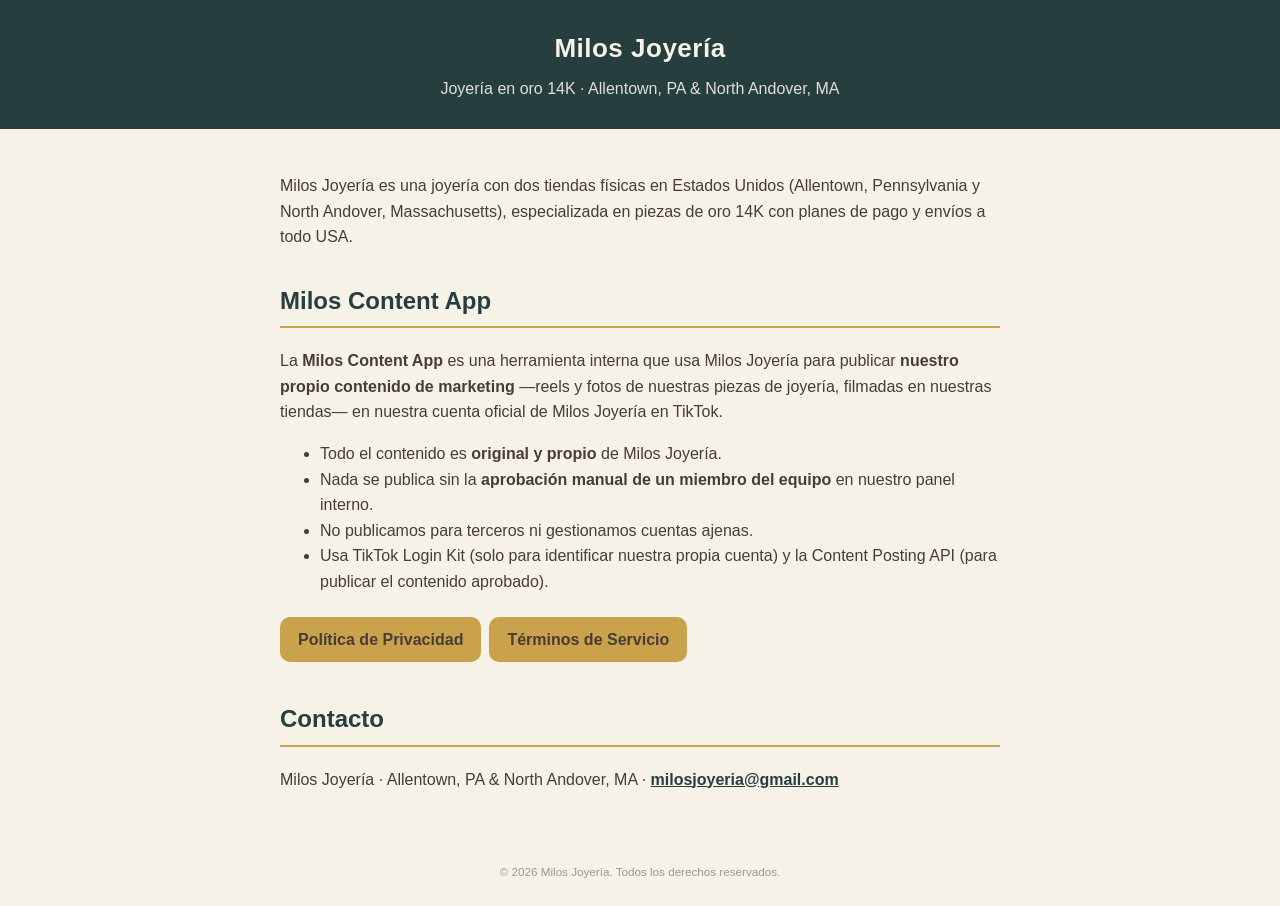
<file: index.html>
<!doctype html><html lang="es"><head><meta charset="utf-8">
<meta name="viewport" content="width=device-width,initial-scale=1">
<title>Milos Joyería — Content Publishing App</title><link rel="stylesheet" href="style.css"></head>
<body>
<header><h1>Milos Joyería</h1><p>Joyería en oro 14K · Allentown, PA &amp; North Andover, MA</p></header>
<div class="wrap">
<p>Milos Joyería es una joyería con dos tiendas físicas en Estados Unidos (Allentown, Pennsylvania y North Andover, Massachusetts), especializada en piezas de oro 14K con planes de pago y envíos a todo USA.</p>

<h2>Milos Content App</h2>
<p>La <strong>Milos Content App</strong> es una herramienta interna que usa Milos Joyería para publicar <strong>nuestro propio contenido de marketing</strong> —reels y fotos de nuestras piezas de joyería, filmadas en nuestras tiendas— en nuestra cuenta oficial de Milos Joyería en TikTok.</p>
<ul>
<li>Todo el contenido es <strong>original y propio</strong> de Milos Joyería.</li>
<li>Nada se publica sin la <strong>aprobación manual de un miembro del equipo</strong> en nuestro panel interno.</li>
<li>No publicamos para terceros ni gestionamos cuentas ajenas.</li>
<li>Usa TikTok Login Kit (solo para identificar nuestra propia cuenta) y la Content Posting API (para publicar el contenido aprobado).</li>
</ul>

<p><a class="btn" href="privacy.html">Política de Privacidad</a><a class="btn" href="terms.html">Términos de Servicio</a></p>

<h2>Contacto</h2>
<p>Milos Joyería · Allentown, PA &amp; North Andover, MA · <a href="mailto:milosjoyeria@gmail.com">milosjoyeria@gmail.com</a></p>
</div>
<footer><small>© 2026 Milos Joyería. Todos los derechos reservados.</small></footer>
</body></html>
</file>
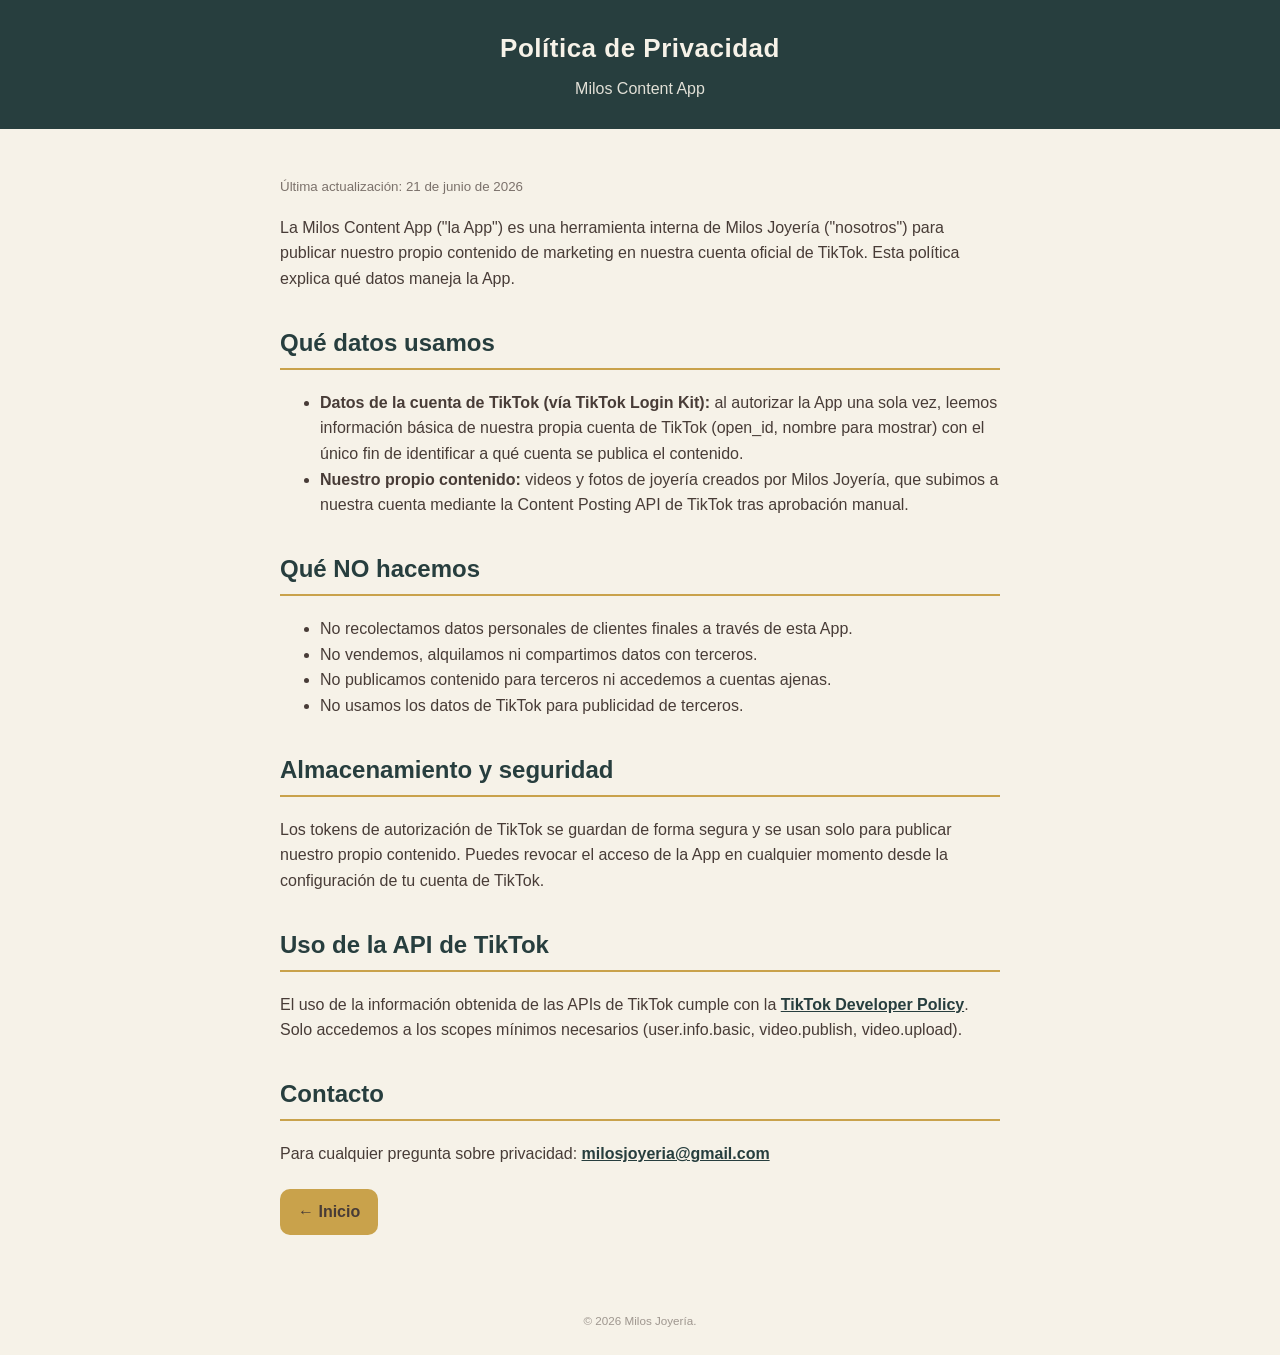
<file: privacy.html>
<!doctype html><html lang="es"><head><meta charset="utf-8">
<meta name="viewport" content="width=device-width,initial-scale=1">
<title>Política de Privacidad — Milos Joyería Content App</title><link rel="stylesheet" href="style.css"></head>
<body>
<header><h1>Política de Privacidad</h1><p>Milos Content App</p></header>
<div class="wrap">
<p><small>Última actualización: 21 de junio de 2026</small></p>
<p>La Milos Content App ("la App") es una herramienta interna de Milos Joyería ("nosotros") para publicar nuestro propio contenido de marketing en nuestra cuenta oficial de TikTok. Esta política explica qué datos maneja la App.</p>

<h2>Qué datos usamos</h2>
<ul>
<li><strong>Datos de la cuenta de TikTok (vía TikTok Login Kit):</strong> al autorizar la App una sola vez, leemos información básica de nuestra propia cuenta de TikTok (open_id, nombre para mostrar) con el único fin de identificar a qué cuenta se publica el contenido.</li>
<li><strong>Nuestro propio contenido:</strong> videos y fotos de joyería creados por Milos Joyería, que subimos a nuestra cuenta mediante la Content Posting API de TikTok tras aprobación manual.</li>
</ul>

<h2>Qué NO hacemos</h2>
<ul>
<li>No recolectamos datos personales de clientes finales a través de esta App.</li>
<li>No vendemos, alquilamos ni compartimos datos con terceros.</li>
<li>No publicamos contenido para terceros ni accedemos a cuentas ajenas.</li>
<li>No usamos los datos de TikTok para publicidad de terceros.</li>
</ul>

<h2>Almacenamiento y seguridad</h2>
<p>Los tokens de autorización de TikTok se guardan de forma segura y se usan solo para publicar nuestro propio contenido. Puedes revocar el acceso de la App en cualquier momento desde la configuración de tu cuenta de TikTok.</p>

<h2>Uso de la API de TikTok</h2>
<p>El uso de la información obtenida de las APIs de TikTok cumple con la <a href="https://developers.tiktok.com/policy/enterprise-partners-and-developers">TikTok Developer Policy</a>. Solo accedemos a los scopes mínimos necesarios (user.info.basic, video.publish, video.upload).</p>

<h2>Contacto</h2>
<p>Para cualquier pregunta sobre privacidad: <a href="mailto:milosjoyeria@gmail.com">milosjoyeria@gmail.com</a></p>
<p><a class="btn" href="index.html">← Inicio</a></p>
</div>
<footer><small>© 2026 Milos Joyería.</small></footer>
</body></html>
</file>
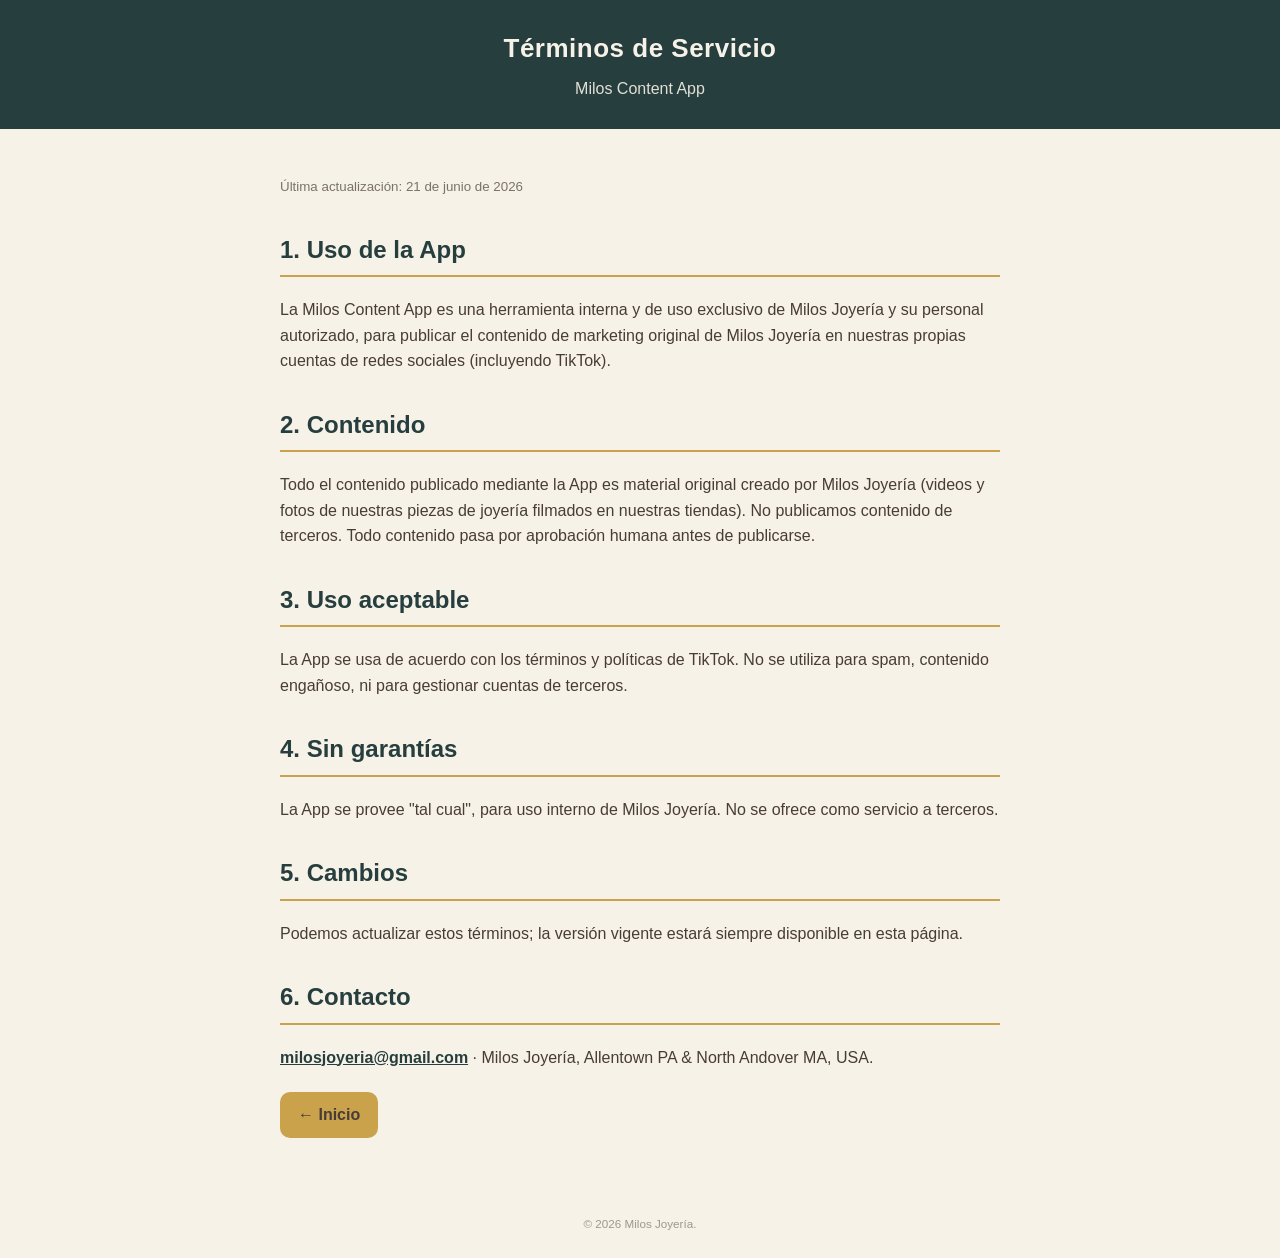
<file: terms.html>
<!doctype html><html lang="es"><head><meta charset="utf-8">
<meta name="viewport" content="width=device-width,initial-scale=1">
<title>Términos de Servicio — Milos Joyería Content App</title><link rel="stylesheet" href="style.css"></head>
<body>
<header><h1>Términos de Servicio</h1><p>Milos Content App</p></header>
<div class="wrap">
<p><small>Última actualización: 21 de junio de 2026</small></p>

<h2>1. Uso de la App</h2>
<p>La Milos Content App es una herramienta interna y de uso exclusivo de Milos Joyería y su personal autorizado, para publicar el contenido de marketing original de Milos Joyería en nuestras propias cuentas de redes sociales (incluyendo TikTok).</p>

<h2>2. Contenido</h2>
<p>Todo el contenido publicado mediante la App es material original creado por Milos Joyería (videos y fotos de nuestras piezas de joyería filmados en nuestras tiendas). No publicamos contenido de terceros. Todo contenido pasa por aprobación humana antes de publicarse.</p>

<h2>3. Uso aceptable</h2>
<p>La App se usa de acuerdo con los términos y políticas de TikTok. No se utiliza para spam, contenido engañoso, ni para gestionar cuentas de terceros.</p>

<h2>4. Sin garantías</h2>
<p>La App se provee "tal cual", para uso interno de Milos Joyería. No se ofrece como servicio a terceros.</p>

<h2>5. Cambios</h2>
<p>Podemos actualizar estos términos; la versión vigente estará siempre disponible en esta página.</p>

<h2>6. Contacto</h2>
<p><a href="mailto:milosjoyeria@gmail.com">milosjoyeria@gmail.com</a> · Milos Joyería, Allentown PA &amp; North Andover MA, USA.</p>
<p><a class="btn" href="index.html">← Inicio</a></p>
</div>
<footer><small>© 2026 Milos Joyería.</small></footer>
</body></html>
</file>
<file: style.css>
:root{--bg:#F6F2E8;--ink:#483C37;--green:#273E3E;--gold:#C9A24B}
*{box-sizing:border-box}body{margin:0;font-family:-apple-system,Segoe UI,Roboto,Helvetica,Arial,sans-serif;background:var(--bg);color:var(--ink);line-height:1.6}
header{background:var(--green);color:var(--bg);padding:28px 20px;text-align:center}
header h1{margin:0;font-size:26px;letter-spacing:.5px}header p{margin:6px 0 0;opacity:.9}
.wrap{max-width:760px;margin:0 auto;padding:28px 20px}
h2{color:var(--green);border-bottom:2px solid var(--gold);padding-bottom:6px;margin-top:32px}
a{color:var(--green);font-weight:600}.btn{display:inline-block;background:var(--gold);color:var(--ink);padding:10px 18px;border-radius:10px;text-decoration:none;margin:6px 8px 6px 0}
footer{text-align:center;padding:24px;color:var(--ink);opacity:.7;font-size:14px}
small{opacity:.7}
</file>
